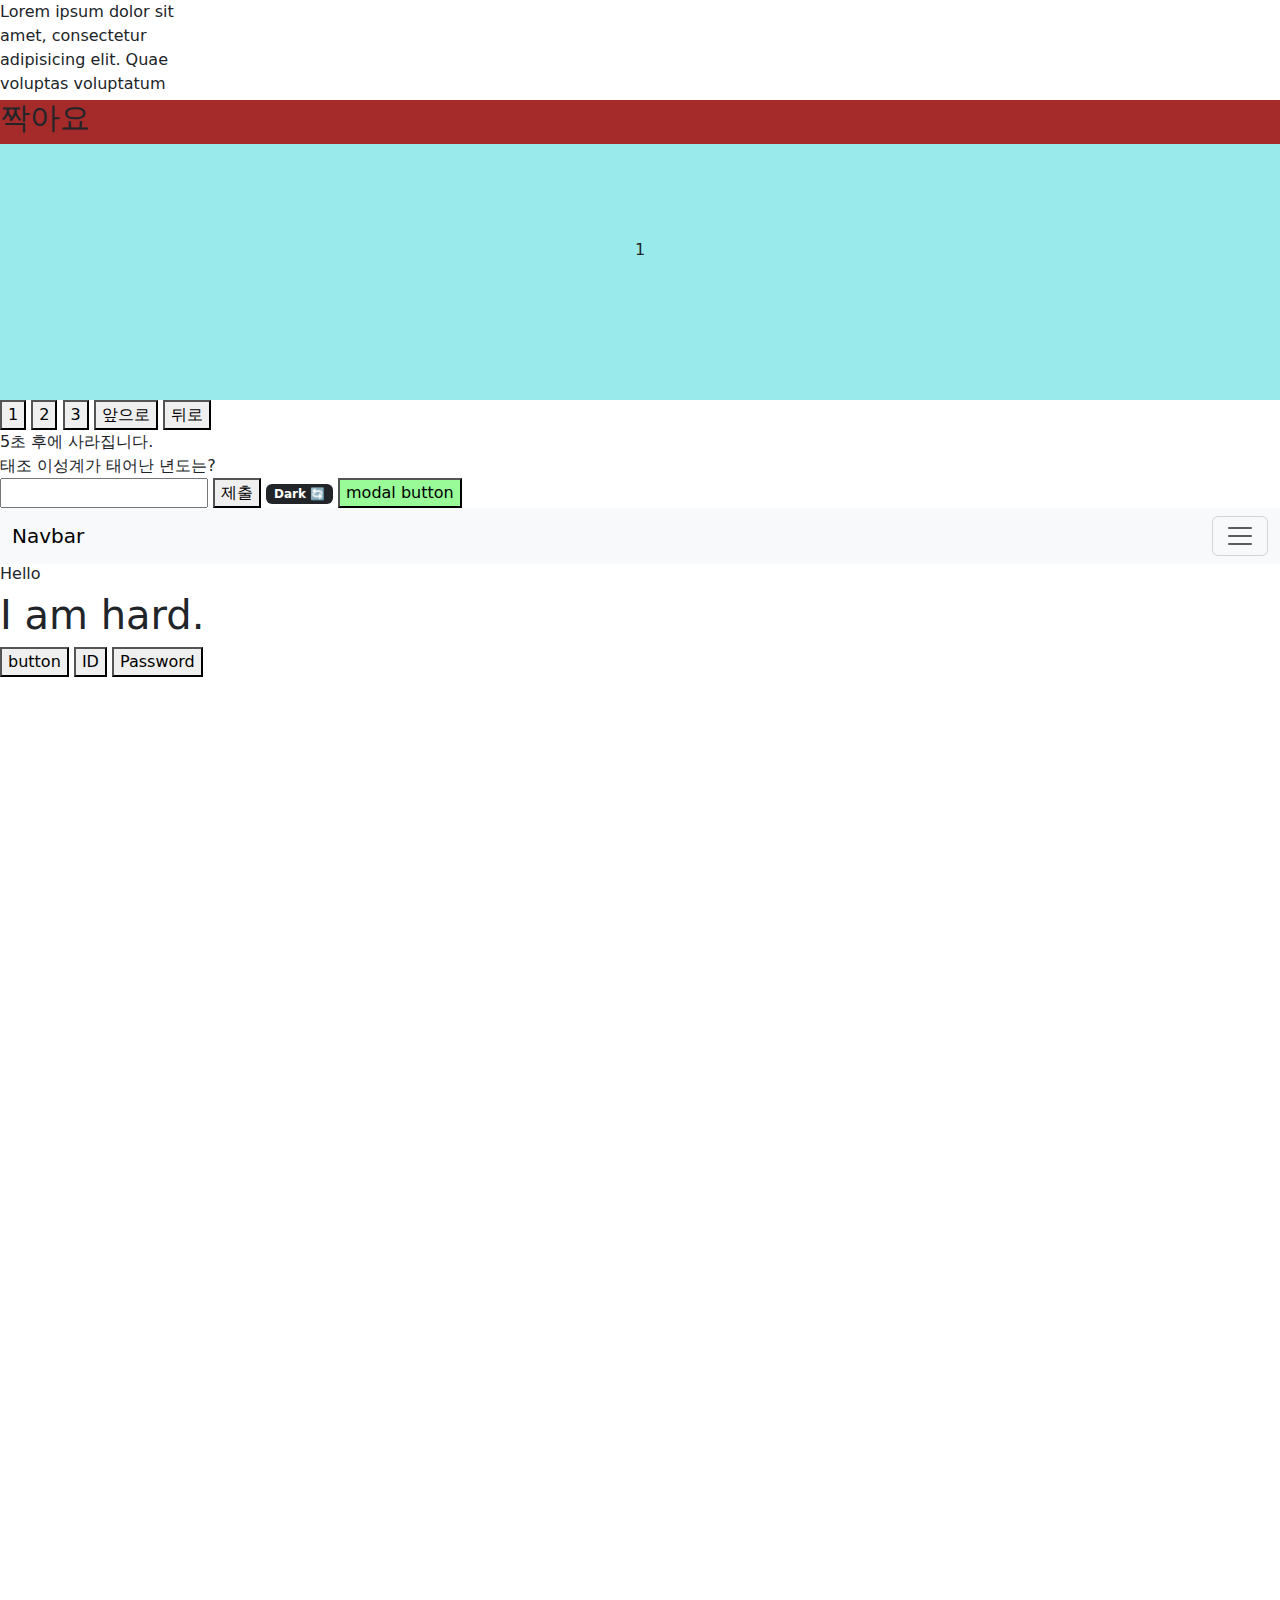
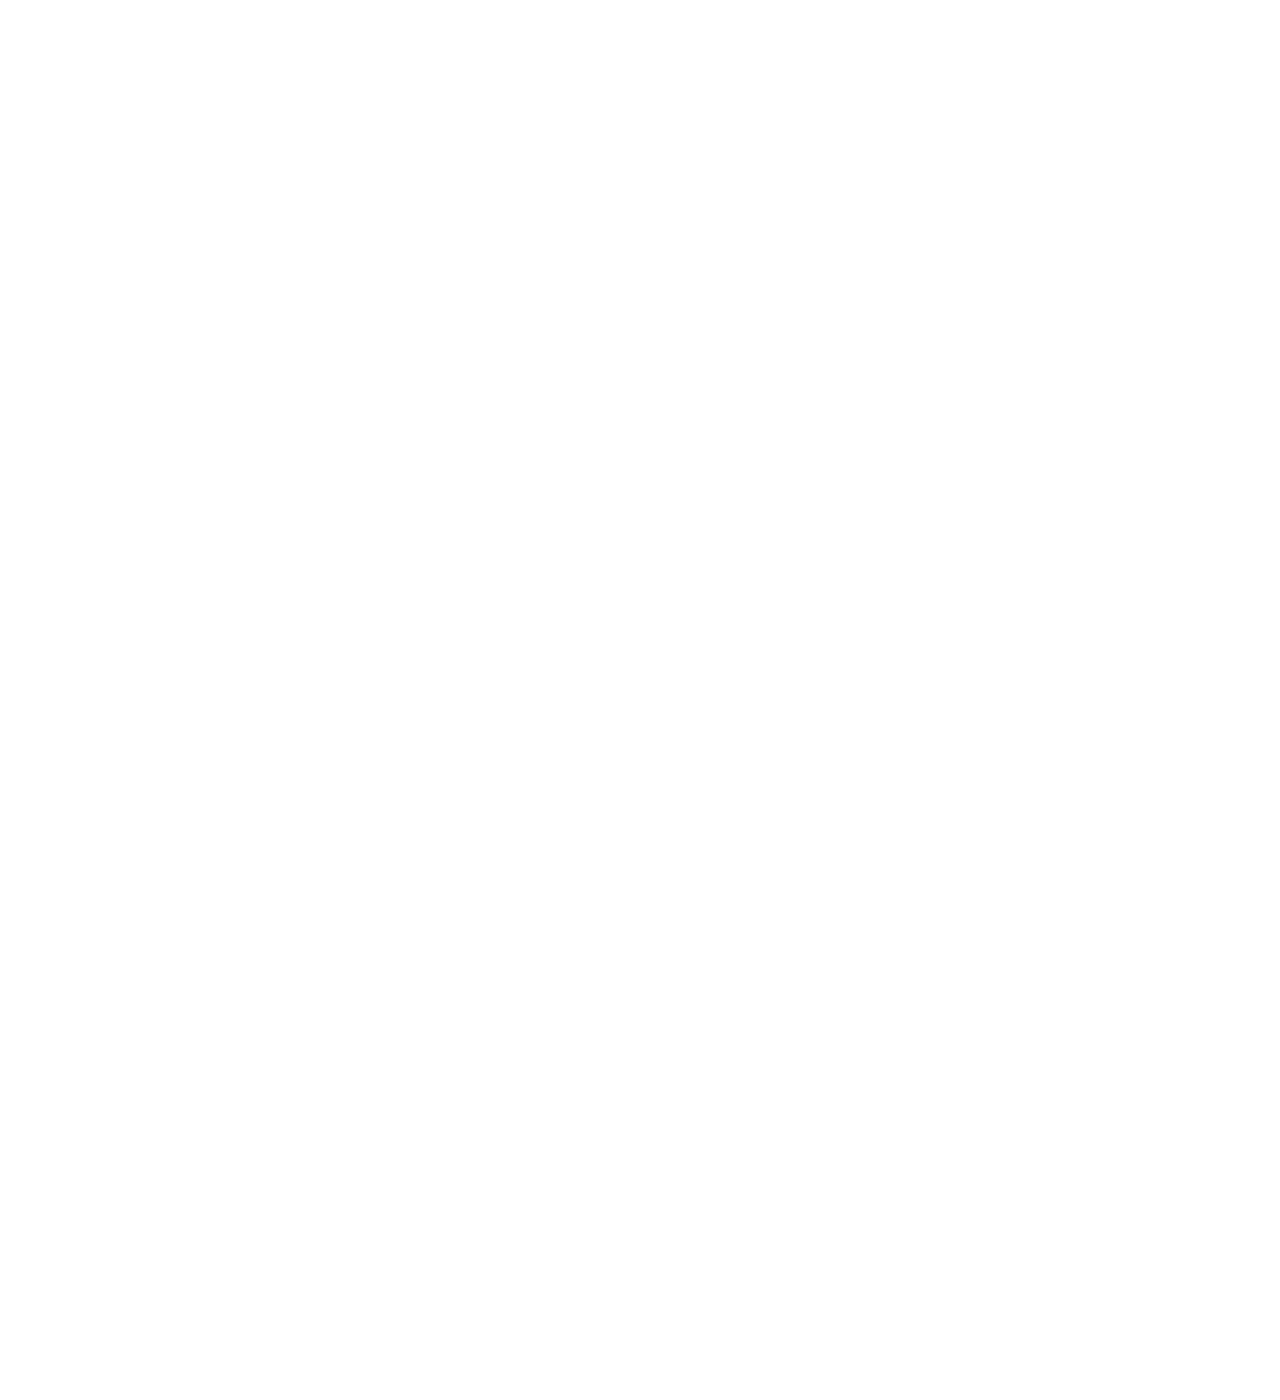
<file: index.html>
<!DOCTYPE html>
<html lang="en">

<head>
  <meta charset="UTF-8">
  <meta name="viewport" content="width=device-width, initial-scale=1.0">
  <title>Document</title>
  <link rel="stylesheet" href="./library/bootstrap-5.3.1-dist/css/bootstrap.min.css">
  <link rel="stylesheet" href="./library/bootstrap-5.3.1-dist/js/bootstrap.js">
  <link rel="stylesheet" href="./fontawesome/css/all.min.css">
  <link rel="stylesheet" href="./css/main.css">
</head>

<body>
  <div class="lorem" style="width: 200px; height: 100px; overflow-y: scroll">
    Lorem ipsum dolor sit amet, consectetur adipisicing elit. Quae voluptas voluptatum minus praesentium fugit debitis at, laborum ipsa itaque placeat sit, excepturi eius. Nostrum perspiciatis, eligendi quae consectetur praesentium exercitationem.
  </div> 
  <script>
    let checkCount = false;
    function scrollCheck() {
      if(checkCount === true) {
        return;
      }
      const boxScrollValue = document.querySelector('.lorem').scrollTop;
      const totalBoxScrollValue = document.querySelector('.lorem').scrollHeight;
      const visualHeight = document.querySelector('.lorem').clientHeight;
      console.log(boxScrollValue);
      if((boxScrollValue+visualHeight) == totalBoxScrollValue) {
        alert('check');
        checkCount = true;
      }
    };
    document.querySelector('.lorem').addEventListener('scroll', scrollCheck)
  </script>


<div class="top-logo">
  <h1 class="top-logo-letter">짝아요</h1>
</div>

<script>
  window.addEventListener('scroll', function(){
  // console.log(window.scrollY);
  if (window.scrollY > 140) {
    document.getElementsByClassName('top-logo-letter')[0].style.fontSize = '20px';
  } else {
    document.getElementsByClassName('top-logo-letter')[0].style.fontSize = '30px';
  }
  });
 
</script>







  <div class="slide-top" menu="0">
    <div class="slide-container">
      <div class="slide-box">1</div>
      <div class="slide-box">2</div>
      <div class="slide-box">3</div>
    </div>
  </div>
  <button id="btn-1" class="btn-num">1</button>
  <button id="btn-2" class="btn-num">2</button>
  <button id="btn-3" class="btn-num">3</button>
  <button id="front">앞으로</button>
  <button id="back">뒤로</button>
<script>
  document.getElementById('front').addEventListener('click', () => {
    // let nextMenuNum = menuNum + 100;
    const menu = document.getElementsByClassName('slide-top')[0].getAttribute('menu');
    const menuNum = parseInt(menu);
    // move(nextMenuNum);
    move(menuNum+100);
  })
  let menuNum = 0;
  let nextMenuNum

  document.getElementById('btn-1').addEventListener('click', () => move(0));
  document.getElementById('btn-2').addEventListener('click', () => move(100));
  document.getElementById('btn-3').addEventListener('click', () => move(200));
  function move(val) {
    const style = document.getElementsByClassName('slide-container')[0].style;
    style.transform = `translateX(-${val}vw)`;
  //   menuNum = val;
    document.getElementsByClassName('slide-top')[0].setAttribute('menu', val+'')
  }
  function move2() {
    a-= 100;
    let width = document.getElementsByClassName('slide-container')[0].style.transform;
    width = `translateX(-${a}vw)`
  }
</script>


<script>
  function converter(min, sec) {
    let transTime = (min*60 + sec) * 1000;
    return transTime + 'ms'
  }
  function discount(price, boolean) {
    let discountPrice = price * 0.9;
    if(boolean) {
      return (discountPrice-1.5).toFixed(2);
    } else {
      return discountPrice.toFixed(2);
    }

  }
</script>







  <div id="con">
    <span id="con-num">5</span>초 후에 사라집니다.
  </div>
  <script>
    setInterval(miner, 1000)
    function miner() {
     let number1 = document.getElementById('con-num').innerHTML;
     number1 = number1 - 1;
     document.getElementById('con-num').innerHTML = number1;
     if(number1 <= 0) {
      document.getElementById('con').style.display = 'none';
     }
     return number1
    }
  </script>


  <p>태조 이성계가 태어난 년도는?</p>
<input type="text" id="answer">
<button id="send-answer">제출</button>

<script>
  document.getElementById('send-answer').addEventListener('click', () => {
    if(document.getElementById('answer').value == 1335) {
      alert('성공');
    } else if(clickCount >=3 && document.getElementById('answer').value !== 1335) {
      alert('빡대가리입니다');
    }
    else {
      alert('오답');
    } 
  });
  let clickCount = 0;
  document.getElementById('send-answer').addEventListener('click', () => {
    clickCount += 1;
  })


</script>



  <span id="dark" class="badge bg-dark">Dark 🔄</span>
  <script>
    let count = 0;
    document.getElementById('dark').addEventListener('click', () => {
      count += 1;
      console.log(count);
      if (count % 2 == 0) {
        document.getElementById('dark').innerHTML = 'Light';
      } else {
        document.getElementById('dark').innerHTML = 'Dark';
      }
    });


  </script>

  <div class="black-bg">
    <div class="white-bg">
      <form action="success.html">
        <div class="my-3">
          <input type="text" class="form-control">
        </div>
        <div class="my-3">
          <input type="password" class="form-control">
        </div>
        <button type="submit" class="btn btn-primary">전송</button>
        <button type="button" class="btn btn-danger" id="close">닫기</button>
      </form>
    </div>
  </div>
  <button class="modal-button">
    modal button
  </button>
  <script>
    let a1 = document.getElementsByClassName('form-control')[0];
    let b1 = document.getElementsByClassName('form-control')[1];
    let a = "";
    let b = "";
    a1.addEventListener('input', () => {
      a = a1.value;
    });
    b1.addEventListener('input', () => {
      b = b1.value;
    });
    document.getElementsByClassName('btn-primary')[0].addEventListener('click', () => {
      if (a === "") {
        event.preventDefault();
        alert('아디를 입력해라!');
        return;
      } else if (!/\S+@\S+\.\S+/.test(a)) {
        event.preventDefault();
        alert('it\'s not E-mail')
      } else if (b === "") {
        event.preventDefault();
        alert('비밀번호를 입력해라!');
        return;
      } else if (!/[A-Z]+/.test(b)) {
          event.preventDefault();
          alert('비번에 대문자없다');
        } else if (b.length < 6) {
        event.preventDefault();
        alert('비밀번호가 짧다!');
        return;
      }
    });
  </script>

<!--   
      function check(a) {
   	   if (a === "") {
        return '아디를 입력해라!';
      } else if (!/\S+@\S+\.\S+/.test(a)) {
        return 'it\'s not E-mail';
      } else if (b === "") {
       return'비밀번호를 입력해라!';
        return
      } else if (b.length < 6) {
        return '비밀번호가 짧다!';
      }
  }
   document.getElementsByClassName('btn-primary')[0].addEventListener('click', () => {
     let errorMessage = check(a);
     if(errorMessage !== '') {
       event.preventDefault();
       alert(errorMessage);
       return;
     }
     
     
    }); -->

  <script>
    document.getElementsByClassName('modal-button')[0].addEventListener('click', () => {
      document.querySelectorAll('.black-bg')[0].style.display = 'block';
    });
    document.getElementById('close').addEventListener('click', () => {
      document.querySelectorAll('.black-bg')[0].style.display = 'none';
    });
  </script>


  <nav class="navbar navbar-light bg-light">
    <div class="container-fluid">
      <span class="navbar-brand">Navbar</span>
      <button class="navbar-toggler" type="button">
        <span class="navbar-toggler-icon"></span>
      </button>
    </div>
  </nav>
  <ul class="list-group">
    <li class="list-group-item">An item</li>
    <li class="list-group-item">A second item</li>
    <li class="list-group-item">A third item</li>
    <li class="list-group-item">A fourth item</li>
    <li class="list-group-item">And a fifth one</li>
  </ul>


  <h1 id="hi">Hello</h1>
  <h1 id="newbe">I'm noob.</h1>

  <div id="ab" class="alert-box">
    <div>
      <span class="fw-bolder">alert-head!</span>
      <span>Something Wrong!</span>
    </div>
    <button class="x-button" onclick="none()">
      <i class="fa-solid fa-xmark"></i>
    </button>
  </div>
  <button onclick="display()">
    button
  </button>
  <button onclick="id2()">ID</button>
  <button onclick="pw()">Password</button>

  <script>
    // document.getElementById('hi').innerHTML= 'hi';
    document.getElementById('newbe').innerHTML = 'I am hard.';
    document.getElementById('hi').style.fontSize = '16px';
    function none() {
      document.getElementById('ab').style.display = 'none';
    }
    function display() {
      document.getElementById('ab').style.display = 'flex';
    }

    function id2() {
      document.getElementById('ab').innerHTML = '아이디를 입력하세요';
    }

    function pw() {
      document.getElementById('ab').innerHTML = '비밀번호를 입력하세요';
    }
    document.getElementsByClassName('navbar-toggler')[0].addEventListener('click', () => {
      document.getElementsByClassName('list-group')[0].classList.toggle('show');
    });

    document.querySelectorAll('.list-group')[0].addEventListener('click', () => {
      document.querySelectorAll('.list-group')[0].classList.toggle('show');
    });


    function game(num) {
      if (num % 9 === 0) {
        console.log('박수x2');
      }
      else if (num % 3 === 0) {
        console.log('박수');
      } else {
        console.log('통과');
      }
    }
    function passFail(score1, score2) {
      let totalScore = score1 + score2;
      if (totalScore >= 120 && score1 > 40 && score2 > 40) {
        console.log('pass');
      } else {
        console.log('fail');
      }
    }

    let age = 27;
    const myPlace = 'gimpo';

    function calc(money, percent, year) {
      for(let i = 0; i < year; i++) {
        let interestAmount = money * (percent/100);
        money = interestAmount + money;
      }
      return money;
    }

    function coffee(capacity) {
      let total = capacity+(capacity*(2/3))+(capacity*(2/3))*(2/3);
      return total;
    }
  </script>
</body>

</html>
</file>
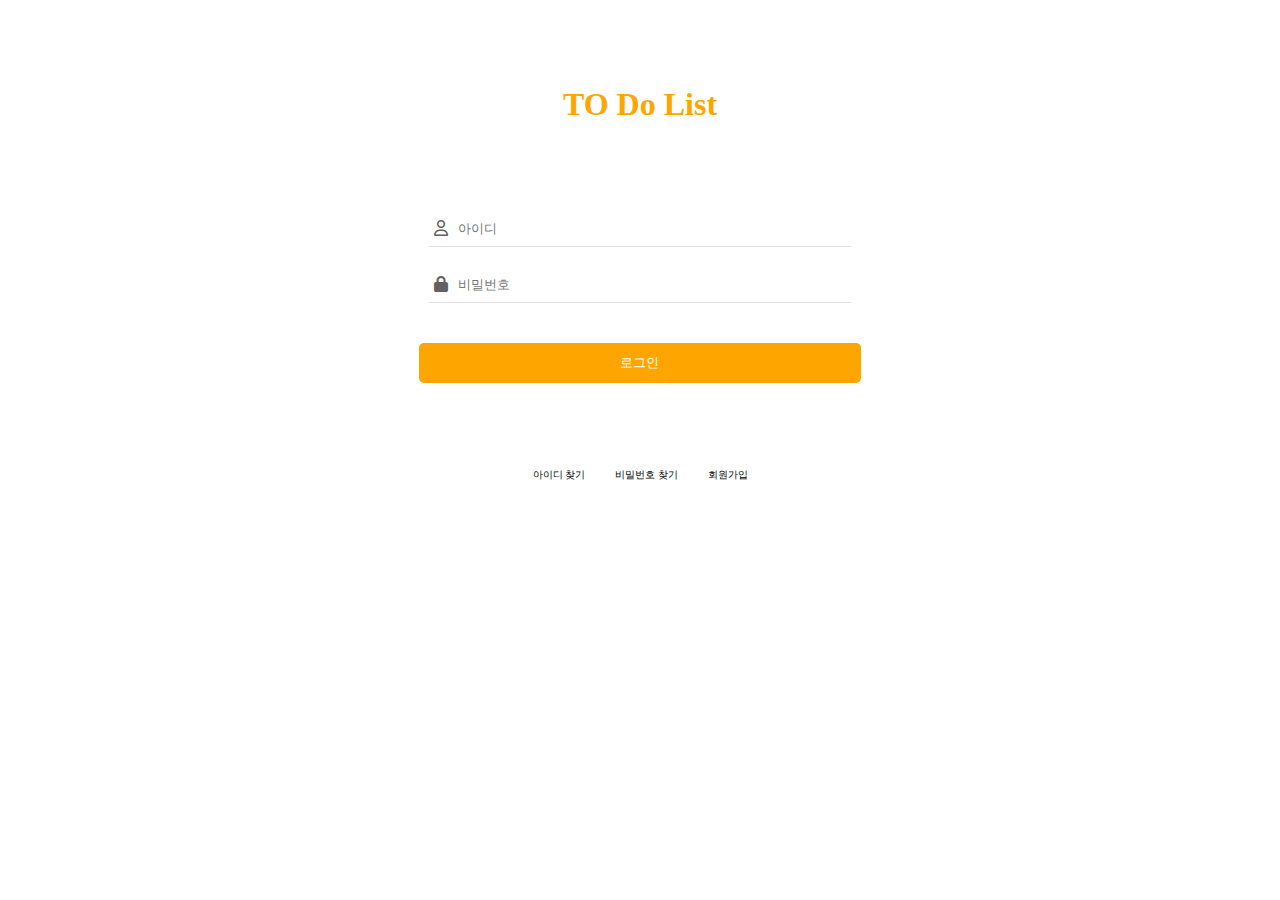
<file: homework.html>
<!DOCTYPE html>
<html lang="en">
<head>
  <meta charset="UTF-8">
  <meta name="viewport" content="width=device-width, initial-scale=1.0">
  <title>Document</title>
  <link rel="stylesheet" href="./fontawesome/css/all.min.css">
  <link rel="stylesheet" href="./css/homework.css">
</head>
<body>
  <h1 class="title">TO Do List</h1>
  <div class="form-outbox">
    <form class="form-box" action="">
      <div>
        <i class="fa-regular fa-user"></i>
        <input id="id-place" type="text" placeholder="아이디">
      </div>
      <div>
        <i class="fa-solid fa-lock"></i>
        <input id="pw-place" type="text" placeholder="비밀번호">
      </div>
    </form>
    <button type="submit" class="login">
      로그인
    </button>
  </div>
  <div class="bottom-interface">
    <a href="">아이디 찾기</a>
    <a href="">비밀번호 찾기</a>
    <a href="">회원가입</a>
  </div>
</body>
</html>
</file>
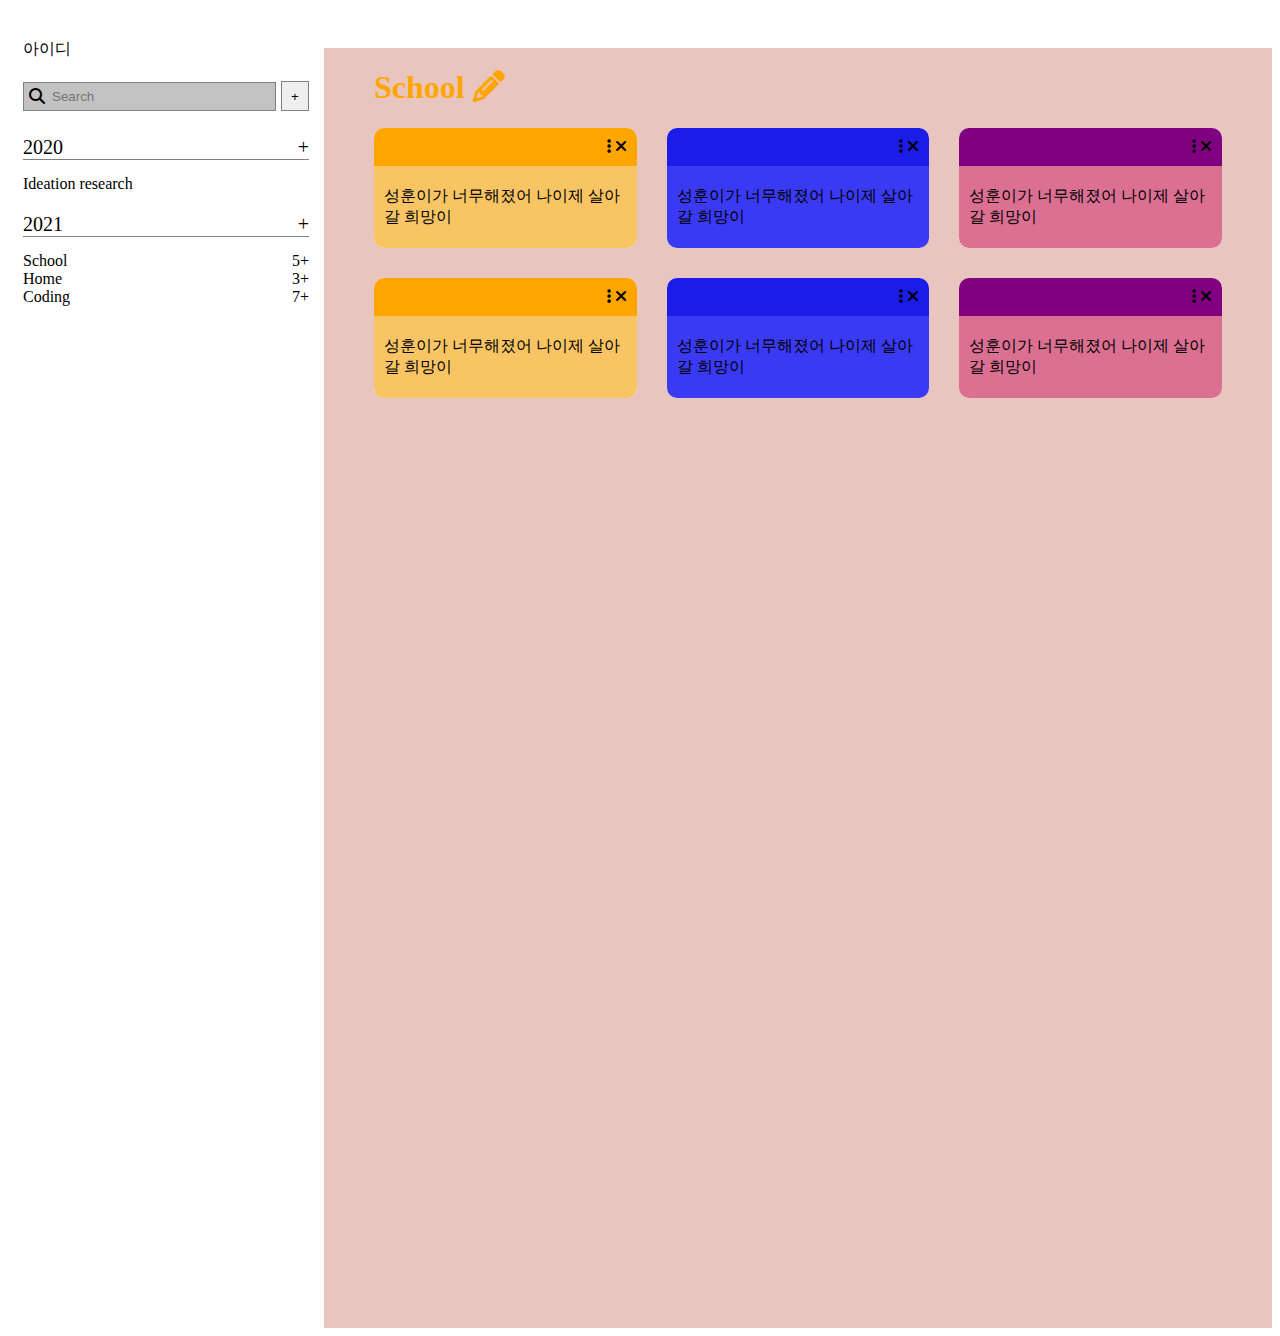
<file: homework2.html>
<!DOCTYPE html>
<html lang="en">
<head>
  <meta charset="UTF-8">
  <meta name="viewport" content="width=device-width, initial-scale=1.0">
  <title>Document</title>
  <link rel="stylesheet" href="./fontawesome/css/all.min.css">
  <link rel="stylesheet" href="./css/homework2.css">
</head>
<body>
  <div class="side-bar">
    <p>아이디</p>
    <div class="top-search-box">
      <div class="search-box">
        <i class="fa-solid fa-magnifying-glass"></i>
        <input type="text" placeholder="Search">
      </div>
      <button class="button-box">+</button>
    </div>
    <div class="year-box">
      <span>2020</span>
      <span>+</span>
    </div>
    <div>Ideation research</div>
    <div class="year-box">
      <span>2021</span>
      <span>+</span>
    </div>
    <div>
      <div class="category-box">
        <span>School</span>
        <span>5+</span>
      </div>
      <div class="category-box">
        <span>Home</span>
        <span>3+</span>
      </div>
      <div class="category-box">
        <span>Coding</span>
        <span>7+</span>
      </div>
    </div>
  </div>
  <div class="main">
    <h1
    class="main-title">
      School
      <i class="fa-solid fa-pencil"></i>
    </h1>
    <div class="grid-container">
      <div class="grid-item">
        <div class="card-top">
          <i class="fa-solid fa-ellipsis-vertical"></i>
          <i class="fa-solid fa-xmark"></i>
        </div>
        <div class="card-body">
          성훈이가 너무해졌어
          나이제 살아갈 희망이
        </div>
      </div>
      <div class="grid-item">
        <div class="card-top top-color2">
          <i class="fa-solid fa-ellipsis-vertical"></i>
          <i class="fa-solid fa-xmark"></i>
        </div>
        <div class="card-body body-color2">
          성훈이가 너무해졌어
          나이제 살아갈 희망이
        </div>
      </div>
      <div class="grid-item">
        <div class="card-top top-color">
          <i class="fa-solid fa-ellipsis-vertical"></i>
          <i class="fa-solid fa-xmark"></i>
        </div>
        <div class="card-body body-color">
          성훈이가 너무해졌어
          나이제 살아갈 희망이
        </div>
      </div>
      <div class="grid-item">
        <div class="card-top">
          <i class="fa-solid fa-ellipsis-vertical"></i>
          <i class="fa-solid fa-xmark"></i>
        </div>
        <div class="card-body">
          성훈이가 너무해졌어
          나이제 살아갈 희망이
        </div>
      </div>
      <div class="grid-item">
        <div class="card-top top-color2">
          <i class="fa-solid fa-ellipsis-vertical"></i>
          <i class="fa-solid fa-xmark"></i>
        </div>
        <div class="card-body body-color2">
          성훈이가 너무해졌어
          나이제 살아갈 희망이
        </div>
      </div>
      <div class="grid-item">
        <div class="card-top top-color">
          <i class="fa-solid fa-ellipsis-vertical"></i>
          <i class="fa-solid fa-xmark"></i>
        </div>
        <div class="card-body body-color">
          성훈이가 너무해졌어
          나이제 살아갈 희망이
        </div>
      </div>
    </div>

  </div>

</body>
</html>
</file>
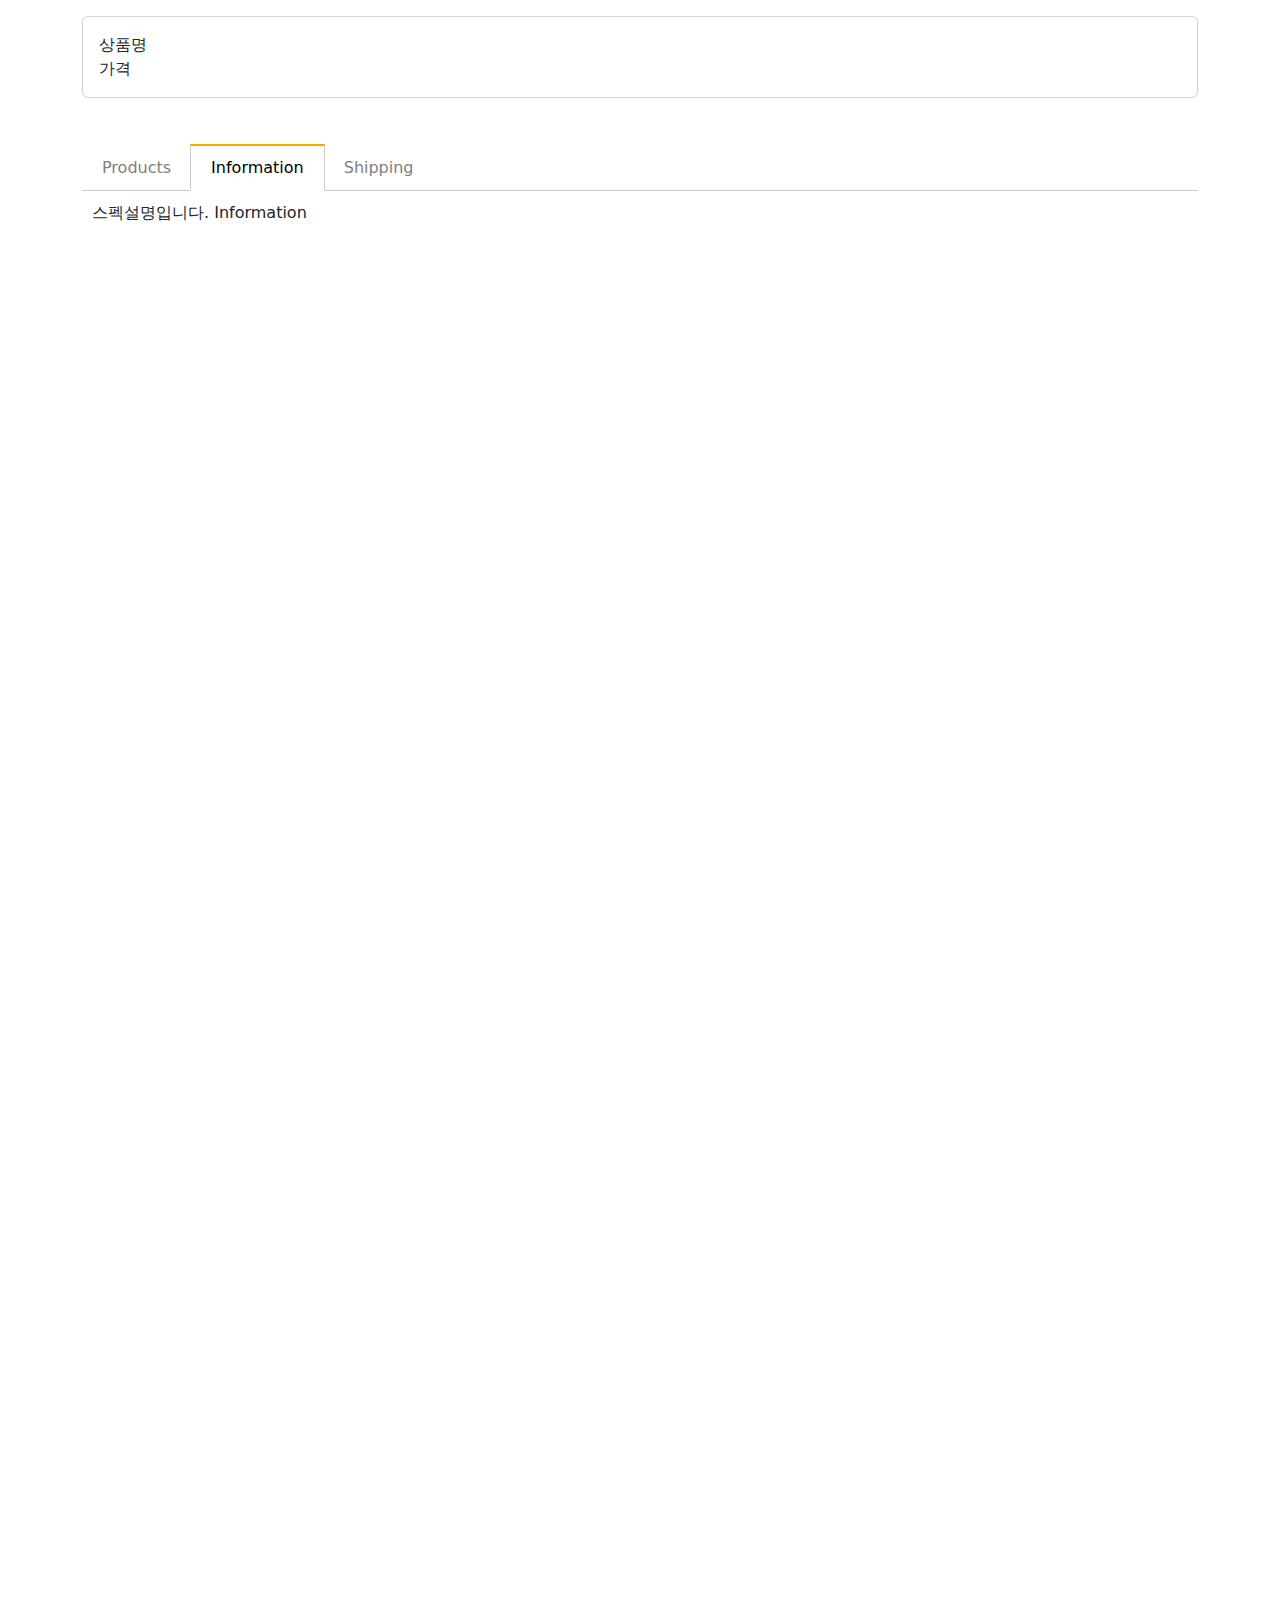
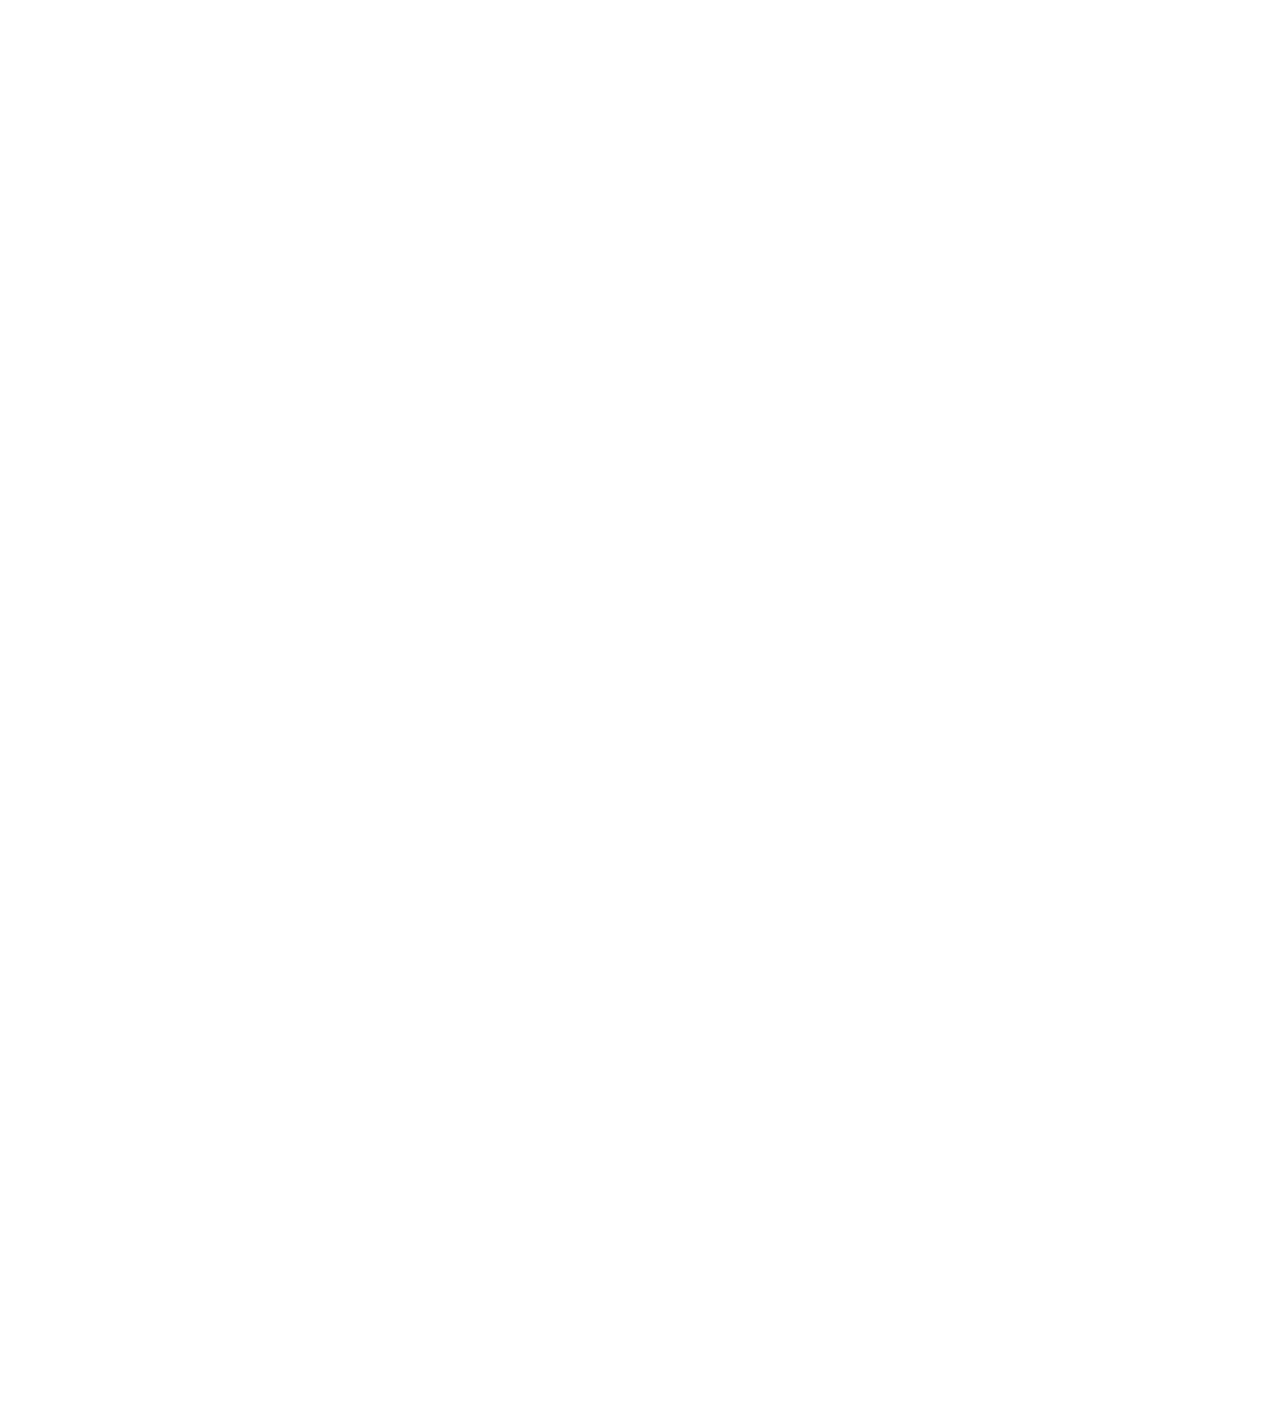
<file: index copy.html>
<!DOCTYPE html>
<html lang="en">

<head>
  <meta charset="UTF-8">
  <meta name="viewport" content="width=device-width, initial-scale=1.0">
  <title>Document</title>
  <link rel="stylesheet" href="./library/bootstrap-5.3.1-dist/css/bootstrap.min.css">
  <link rel="stylesheet" href="./library/bootstrap-5.3.1-dist/js/bootstrap.js">
  <link rel="stylesheet" href="./fontawesome/css/all.min.css">
  <link rel="stylesheet" href="./css/main.css">
</head>

<body>
  <div class="container mt-3">
    <div class="card p-3">
      <span class="product">상품명</span>
      <span class="product">가격</span>
    </div>
  </div> 


  <div class="container mt-5">
    <ul class="list">
      <li class="tab-button">Products</li>
      <li class="tab-button orange">Information</li>
      <li class="tab-button">Shipping</li>
    </ul>
    <div class="tab-content">
      <p>상품설명입니다. Product</p>
    </div>
    <div class="tab-content show">
      <p>스펙설명입니다. Information</p>
    </div>
    <div class="tab-content">
      <p>배송정보입니다. Shipping</p>
    </div>
  </div> 
  <script src="./tab.js"></script>
</body>

</html>
</file>
<file: css/main.css>
body,
p {
  margin: 0;
}

body {
  height: 3000px;
}

.alert-box {
  width: 500px;
  height: 50px;
  background-color: aqua;
  text-align: center;
  display: none;
  align-items: center;
  justify-content: space-between;
  padding: 0 20px;
  border-radius: 10px;
  color: rgb(26, 81, 81);
}

.x-button {
  background: none;
  border: 0;
  color: dimgray;
  font-size: 20px;
}

.list-group {
  display: none;
}

.show {
  display: block;
}

.black-bg {
  width: 100%;
  height: 100%;
  position: fixed;
  background: rgba(0, 0, 0, 0.5);
  z-index: 5;
  padding: 30px;
  display: none;
}

.white-bg {
  background: white;
  border-radius: 5px;
  padding: 30px;
}

.modal-button {
  background-color: palegreen;
}

.slide-container {
  width: 300vw;
  height: 300px;
  display: flex;
  transition: 1s all;
}

.slide-box {
  background-color: rgb(153, 234, 234);
  width: 100%;
  height: 100%;
  display: flex;
  align-items: center;
  justify-content: center;
}

.slide-top {
  overflow: hidden;
}

.top-logo {
  position: fixed;
  width: 100%;
  height: -moz-fit-content;
  height: fit-content;
  z-index: 5;
  background-color: brown;
}

.top-logo-letter {
  font-size: 30px;
  transition: all 1s;
}

ul.list {
  list-style-type: none;
  margin: 0;
  padding: 0;
  border-bottom: 1px solid #ccc;
}

ul.list::after {
  content: "";
  display: block;
  clear: both;
}

.tab-button {
  display: block;
  padding: 10px 20px 10px 20px;
  float: left;
  margin-right: -1px;
  margin-bottom: -1px;
  color: grey;
  text-decoration: none;
  cursor: pointer;
}

.orange {
  border-top: 2px solid orange;
  border-right: 1px solid #ccc;
  border-bottom: 1px solid white;
  border-left: 1px solid #ccc;
  color: black;
  margin-top: -2px;
}

.tab-content {
  display: none;
  padding: 10px;
}

.show {
  display: block;
}

.hidden {
  display: none;
}/*# sourceMappingURL=main.css.map */
</file>
<file: css/homework.css>
* {
  box-sizing: border-box;
}

body {
  text-align: center;
  display: flex;
  flex-direction: column;
}

.title {
  color: orange;
  height: 150px;
  display: flex;
  justify-content: center;
  align-items: center;
}

.form-box {
  width: 35%;
  display: flex;
  flex-direction: column;
  justify-content: center;
}
.form-box input {
  height: 35px;
  box-sizing: border-box;
  padding: 5px;
  border: 0;
  width: 100%;
}
.form-box::before {
  font: var(--fa-font-solid);
}
.form-box div {
  border-bottom: 1px solid rgb(225, 225, 225);
  margin: 10px;
  display: flex;
  justify-content: flex-start;
  align-items: center;
}
.form-box div i {
  margin-right: 5px;
  margin-left: 5px;
  color: rgb(97, 97, 97);
}

.form-outbox {
  display: flex;
  flex-direction: column;
  justify-content: center;
  align-items: center;
  height: 35%;
}

.login {
  width: 35%;
  height: 40px;
  border-radius: 5px;
  background-color: orange;
  color: white;
  display: flex;
  align-items: center;
  justify-content: center;
  margin-top: 30px;
  border: 0;
}

.bottom-interface {
  font-size: 10px;
  display: flex;
  justify-content: center;
  align-items: center;
  margin-top: 70px;
}
.bottom-interface a {
  margin: 15px;
  text-decoration: none;
  color: black;
}

.side-bar {
  width: 25%;
  text-align: left;
  padding: 15px;
}

.main {
  width: 75%;
  background-color: rgb(233, 197, 191);
  height: 100vw;
  margin-top: 40px;
  text-align: left;
  padding-left: 50px;
  padding-right: 50px;
}

.search-box {
  width: 100%;
  display: flex;
  background-color: rgb(194, 194, 194);
  align-items: center;
  padding: 5px;
  border: 1px solid gray;
}
.search-box input {
  width: 100%;
  border: 0;
  background-color: transparent;
  color: gray;
  margin-left: 5px;
}

.button-box {
  border: 1px solid gray;
  margin-left: 5px;
  height: 30px;
  width: 30px;
  padding: 6px;
}

.top-search-box {
  height: 40px;
  display: flex;
  justify-content: center;
  align-items: center;
}

.year-box {
  display: flex;
  justify-content: space-between;
  border-bottom: 1px solid gray;
  font-size: 20px;
  margin-top: 20px;
  margin-bottom: 15px;
}

.category-box {
  display: flex;
  justify-content: space-between;
  align-items: center;
}

.main-title {
  color: orange;
}

.grid-container {
  display: grid;
  grid-template-columns: 1fr 1fr 1fr;
  grid-template-rows: 1fr 1fr;
  grid-gap: 30px;
}

.grid-item {
  width: 100%;
  height: 100%;
  background-color: white;
  display: flex;
  flex-direction: column;
  padding: 10px;
}

.card-top {
  text-align: right;
}/*# sourceMappingURL=homework.css.map */
</file>
<file: css/homework2.css>
* {
  box-sizing: border-box;
}

body {
  text-align: center;
  display: flex;
}

.title {
  color: orange;
  height: 150px;
  display: flex;
  justify-content: center;
  align-items: center;
}

.form-box {
  width: 35%;
  display: flex;
  flex-direction: column;
  justify-content: center;
}
.form-box input {
  height: 35px;
  box-sizing: border-box;
  padding: 5px;
  border: 0;
  width: 100%;
}
.form-box::before {
  font: var(--fa-font-solid);
}
.form-box div {
  border-bottom: 1px solid rgb(225, 225, 225);
  margin: 10px;
  display: flex;
  justify-content: flex-start;
  align-items: center;
}
.form-box div i {
  margin-right: 5px;
  margin-left: 5px;
  color: rgb(97, 97, 97);
}

.form-outbox {
  display: flex;
  flex-direction: column;
  justify-content: center;
  align-items: center;
  height: 35%;
}

.login {
  width: 35%;
  height: 40px;
  border-radius: 5px;
  background-color: orange;
  color: white;
  display: flex;
  align-items: center;
  justify-content: center;
  margin-top: 30px;
  border: 0;
}

.bottom-interface {
  font-size: 10px;
  display: flex;
  justify-content: center;
  align-items: center;
  margin-top: 70px;
}
.bottom-interface a {
  margin: 15px;
  text-decoration: none;
  color: black;
}

.side-bar {
  width: 25%;
  text-align: left;
  padding: 15px;
}

.main {
  width: 75%;
  background-color: rgb(233, 197, 191);
  height: 100vw;
  margin-top: 40px;
  text-align: left;
  padding-left: 50px;
  padding-right: 50px;
}

.search-box {
  width: 100%;
  display: flex;
  background-color: rgb(194, 194, 194);
  align-items: center;
  padding: 5px;
  border: 1px solid gray;
}
.search-box input {
  width: 100%;
  border: 0;
  background-color: transparent;
  color: gray;
  margin-left: 5px;
}

.button-box {
  border: 1px solid gray;
  margin-left: 5px;
  height: 30px;
  width: 30px;
  padding: 6px;
}

.top-search-box {
  height: 40px;
  display: flex;
  justify-content: center;
  align-items: center;
}

.year-box {
  display: flex;
  justify-content: space-between;
  border-bottom: 1px solid gray;
  font-size: 20px;
  margin-top: 20px;
  margin-bottom: 15px;
}

.category-box {
  display: flex;
  justify-content: space-between;
  align-items: center;
}

.main-title {
  color: orange;
}

.grid-container {
  display: grid;
  grid-template-columns: 1fr 1fr 1fr;
  grid-template-rows: 1fr 1fr;
  grid-gap: 30px;
}

.grid-item {
  width: 100%;
  height: 100%;
  background-color: white;
  display: flex;
  flex-direction: column;
  border-radius: 10px;
  overflow: hidden;
}

.card-top {
  text-align: right;
  background-color: orange;
  padding: 10px;
}

.card-body {
  background-color: rgb(249, 197, 100);
  padding: 20px 10px;
}

.body-color {
  background-color: palevioletred;
}

.top-color {
  background-color: purple;
}

.body-color2 {
  background-color: rgb(58, 58, 245);
}

.top-color2 {
  background-color: rgb(28, 28, 233);
}/*# sourceMappingURL=homework2.css.map */
</file>
